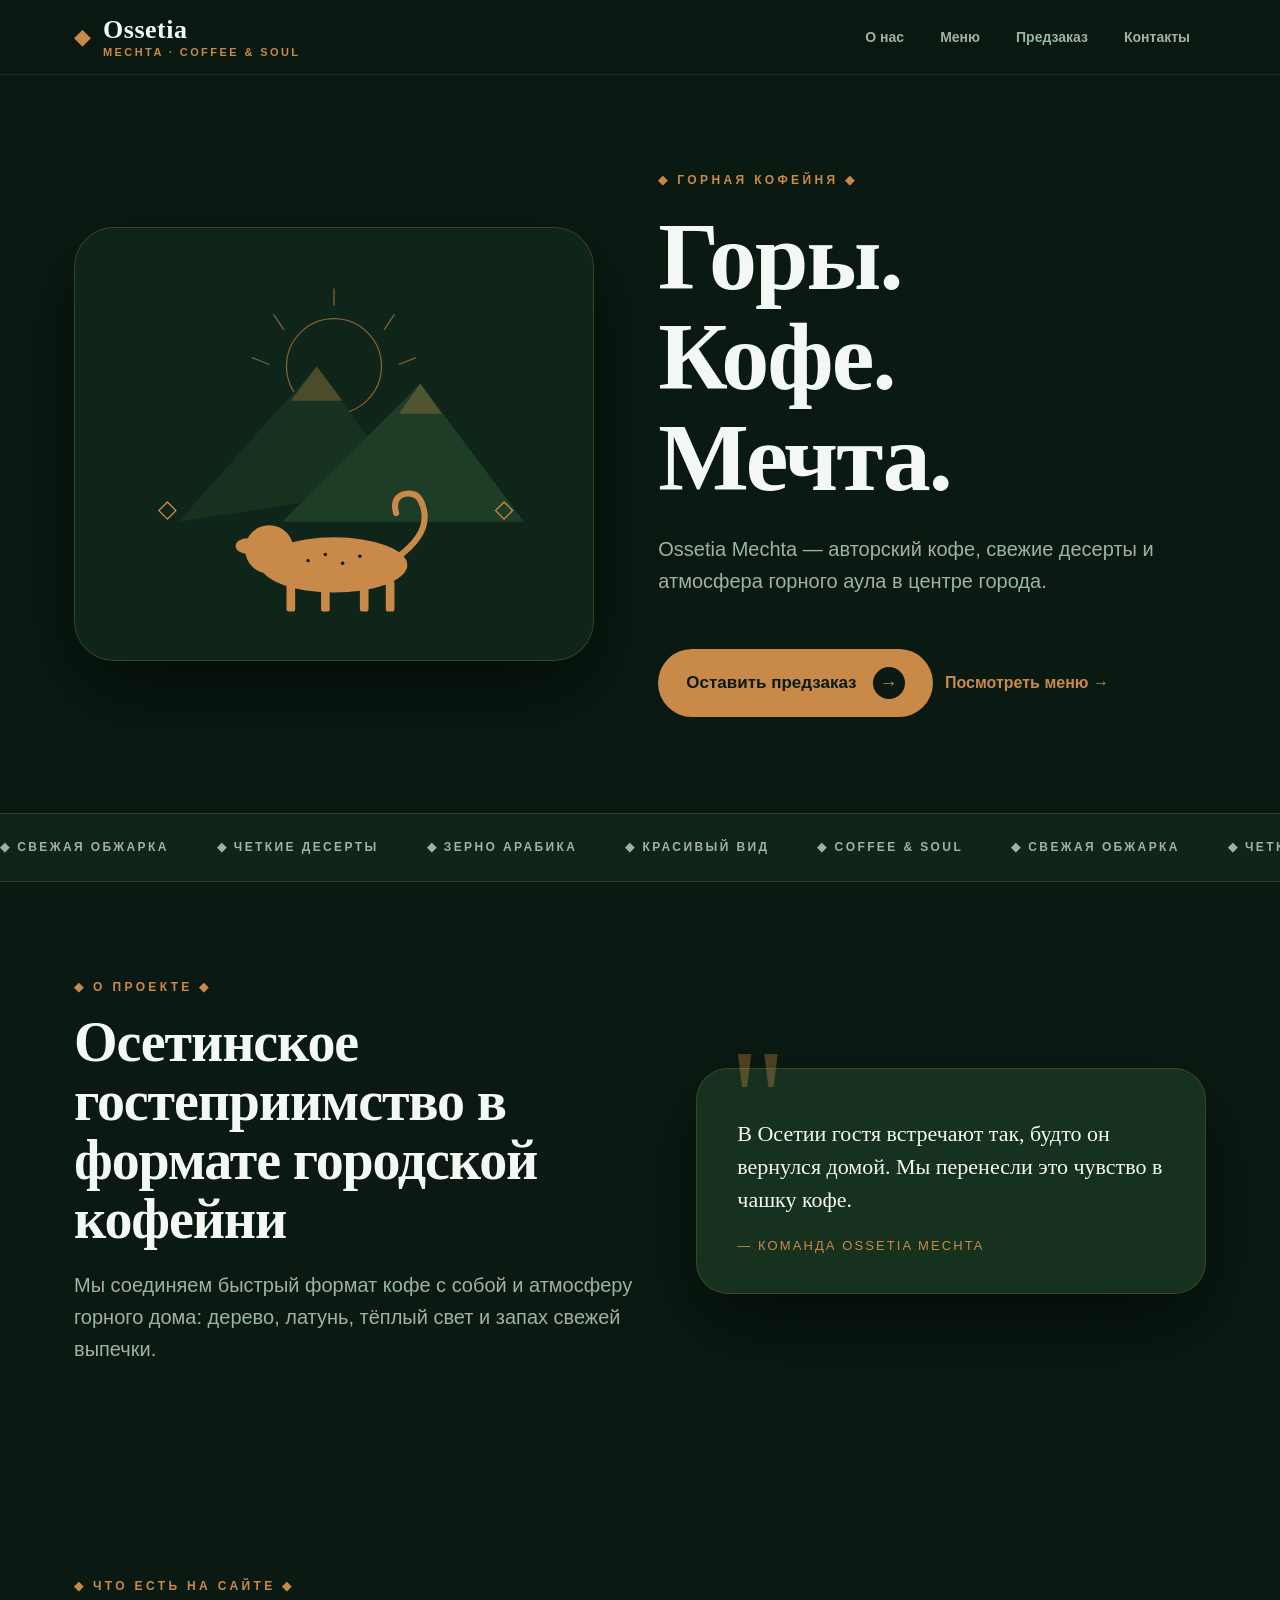
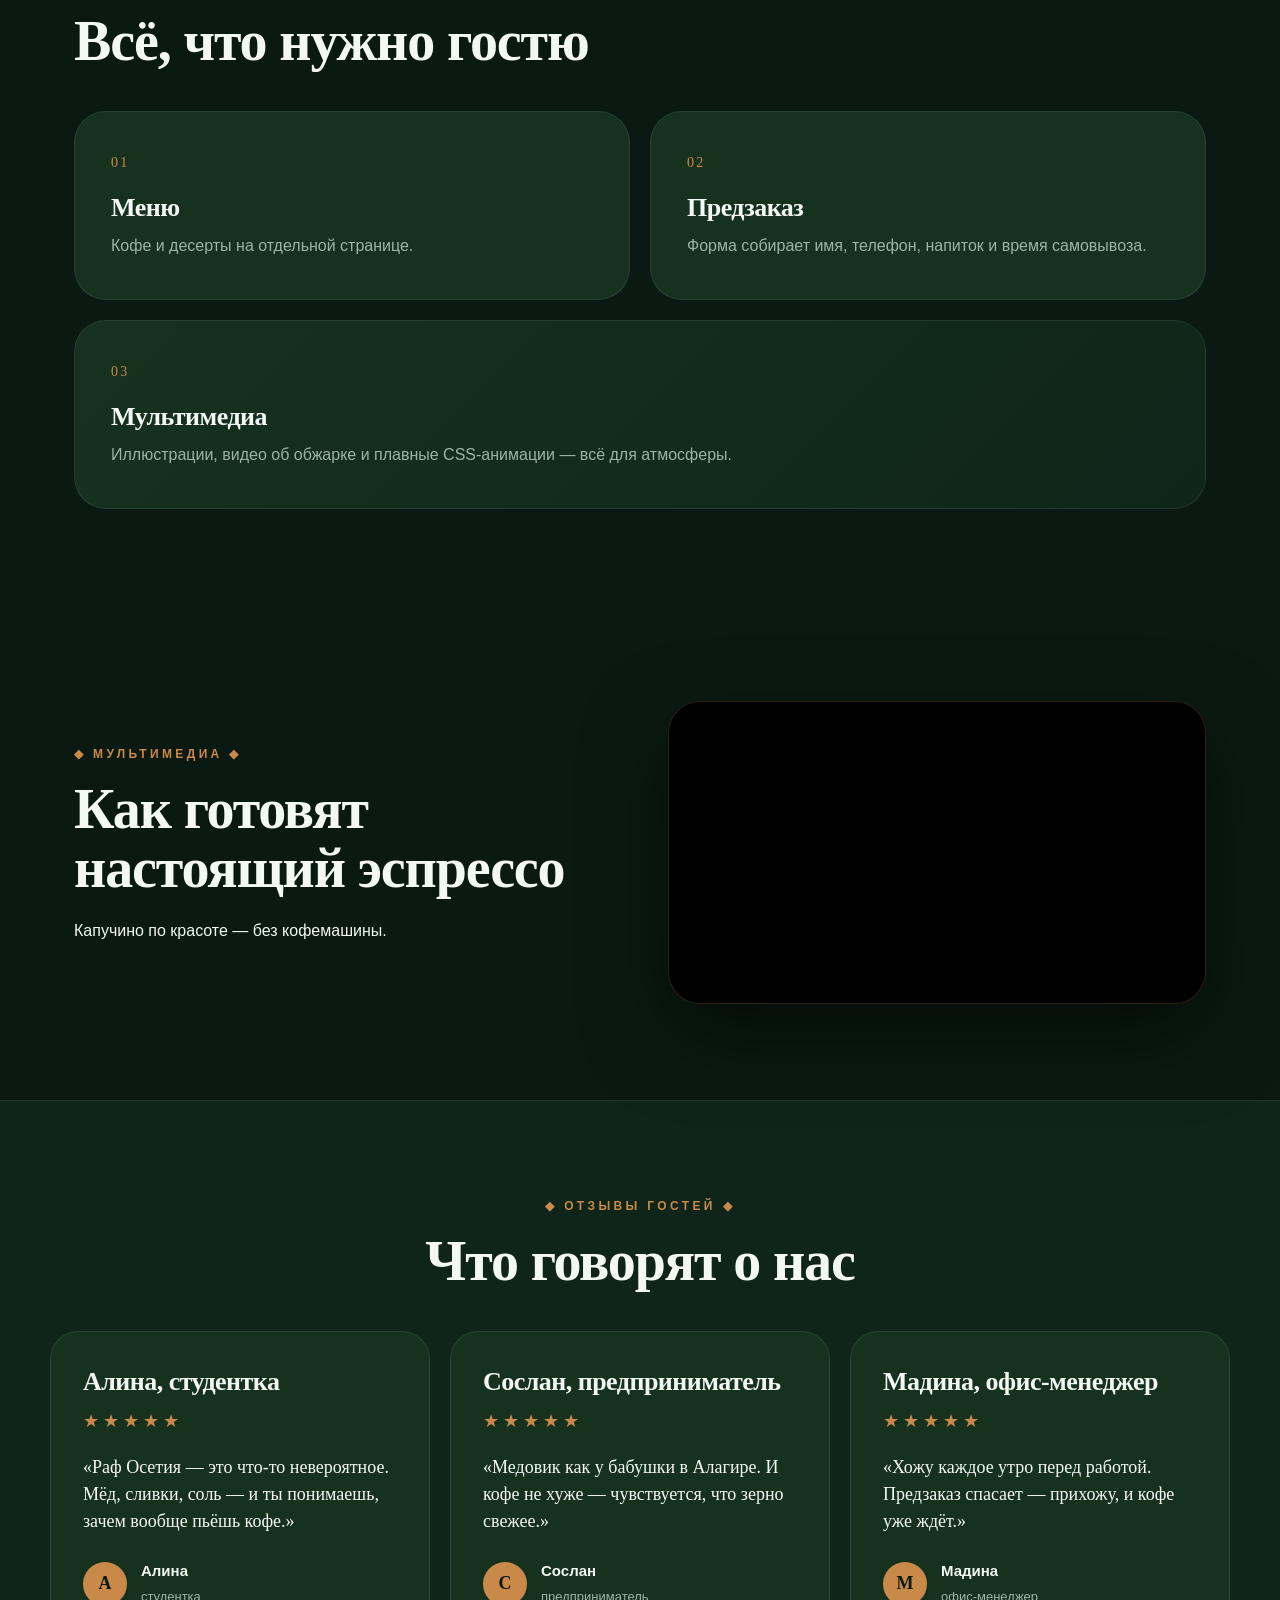
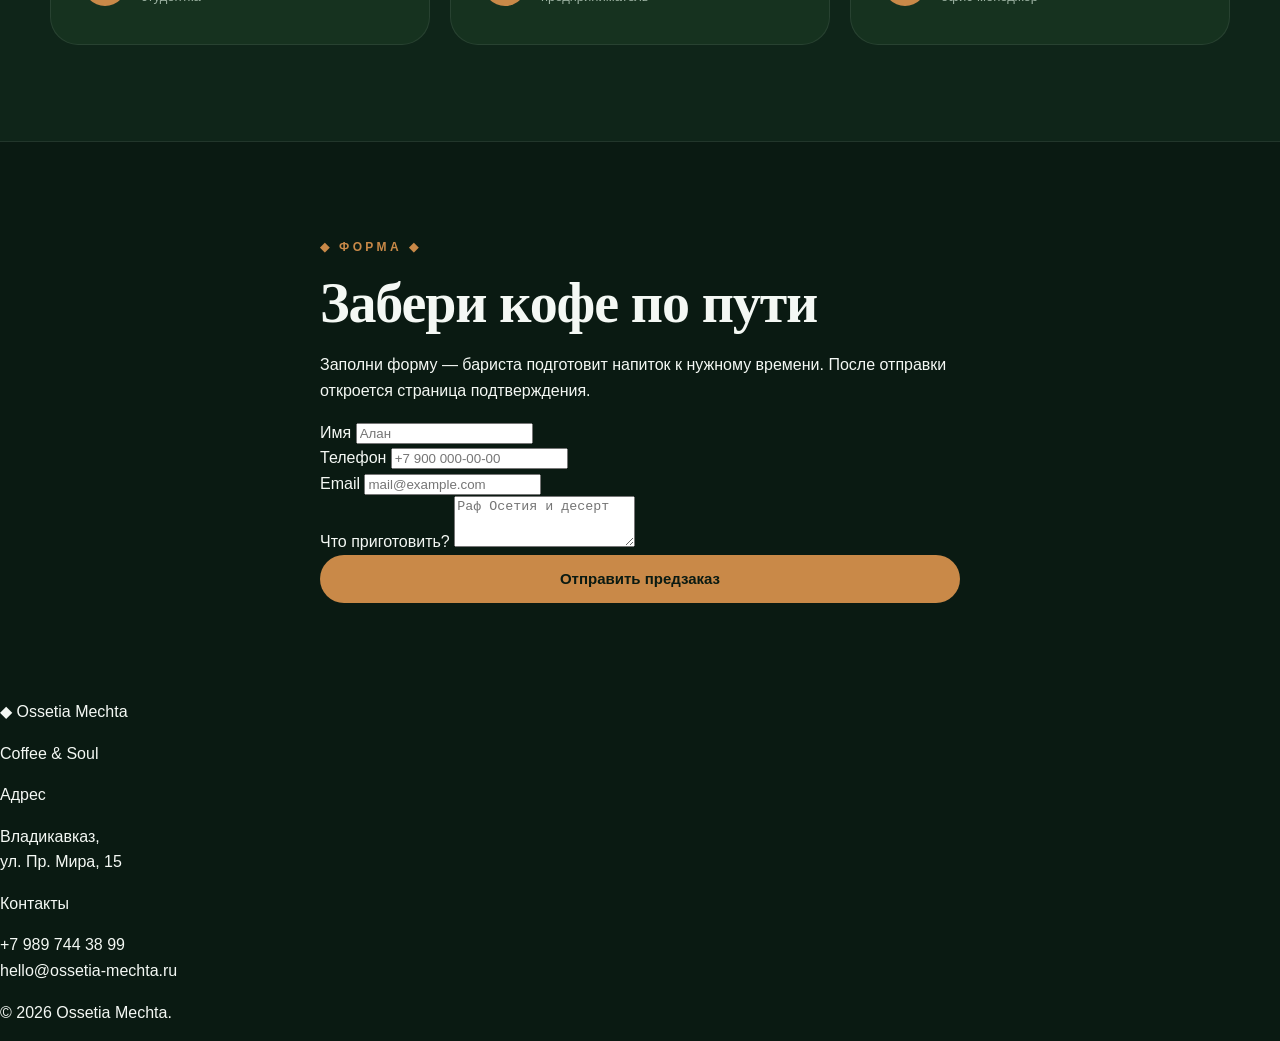
<file: index.html>
<!DOCTYPE html>
<html lang="ru">
<head>
  <meta charset="UTF-8">
  <meta name="viewport" content="width=device-width, initial-scale=1.0">
  <meta name="description" content="Ossetia Mechta — премиальная кофейня с осетинским характером: авторский кофе, десерты и предзаказ напитков.">
  <title>Ossetia Mechta — кофейня с осетинским характером</title>
  <link rel="stylesheet" href="style.css">
</head>
<body>
  <a class="skip-link" href="#main">Перейти к основному содержанию</a>

  <header class="site-header">
    <nav class="nav" aria-label="Основная навигация">
      <a class="logo" href="index.html" aria-label="Ossetia Mechta, главная">
        <span class="logo-mark">◆</span>
        <span class="logo-text">
          <span class="logo-line1">Ossetia</span>
          <span class="logo-line2">Mechta · coffee &amp; soul</span>
        </span>
      </a>
      <ul class="nav-list">
        <li><a href="#about">О нас</a></li>
        <li><a href="menu.html">Меню</a></li>
        <li><a href="#order">Предзаказ</a></li>
        <li><a href="#contacts">Контакты</a></li>
      </ul>
    </nav>
  </header>

  <main id="main">
    <!-- HERO -->
    <section class="hero section">
      <img class="hero-image" src="assets/hero-coffee.svg" alt="Иллюстрация кофейни Ossetia Mechta: барс на фоне гор">
      <div class="hero-content">
        <p class="eyebrow">◆ горная кофейня ◆</p>
        <h1>Горы.<br>Кофе.<br>Мечта.</h1>
        <p class="lead">Ossetia Mechta — авторский кофе, свежие десерты и атмосфера горного аула в центре города.</p>
        <a class="hero-cta" href="#order">
          <span>Оставить предзаказ</span>
          <span class="hero-cta-arrow" aria-hidden="true">→</span>
        </a>
        <a class="hero-link" href="menu.html">Посмотреть меню →</a>
      </div>
    </section>

    <!-- TICKER -->
    <section class="ticker" aria-label="Преимущества кофейни">
      <div class="ticker-track">
        <span>◆ Свежая обжарка</span><span>◆ Четкие десерты</span><span>◆ Зерно арабика</span><span>◆ Красивый вид</span><span>◆ Coffee &amp; Soul</span>
        <span>◆ Свежая обжарка</span><span>◆ Четкие десерты</span><span>◆ Зерно арабика</span><span>◆ Красивый вид</span><span>◆ Coffee &amp; Soul</span>
      </div>
    </section>

    <!-- ABOUT -->
    <section id="about" class="section two-column">
      <div>
        <p class="eyebrow">◆ о проекте ◆</p>
        <h2>Осетинское гостеприимство в формате городской кофейни</h2>
        <p class="lead">Мы соединяем быстрый формат кофе с собой и атмосферу горного дома: дерево, латунь, тёплый свет и запах свежей выпечки.</p>
      </div>
      <blockquote class="quote-card">
        <span class="quote-mark" aria-hidden="true">"</span>
        <p>В Осетии гостя встречают так, будто он вернулся домой. Мы перенесли это чувство в чашку кофе.</p>
        <footer>— команда Ossetia Mechta</footer>
      </blockquote>
    </section>

    <!-- CARDS -->
    <section class="section cards-section" aria-labelledby="services-title">
      <div class="section-heading">
        <p class="eyebrow">◆ что есть на сайте ◆</p>
        <h2 id="services-title">Всё, что нужно гостю</h2>
      </div>
      <div class="cards-grid">
        <article class="card card--big">
          <span class="card-num">01</span>
          <h3>Меню</h3>
          <p>Кофе и десерты на отдельной странице.</p>
        </article>
        <article class="card card--big">
          <span class="card-num">02</span>
          <h3>Предзаказ</h3>
          <p>Форма собирает имя, телефон, напиток и время самовывоза.</p>
        </article>
        <article class="card card--wide">
          <span class="card-num">03</span>
          <h3>Мультимедиа</h3>
          <p>Иллюстрации, видео об обжарке и плавные CSS-анимации — всё для атмосферы.</p>
        </article>
      </div>
    </section>

    <!-- VIDEO -->
    <section class="section media-section" aria-labelledby="video-title">
      <div>
        <p class="eyebrow">◆ мультимедиа ◆</p>
        <h2 id="video-title">Как готовят настоящий эспрессо</h2>
        <p>Капучино по красоте — без кофемашины.</p>
      </div>
      <div class="video-frame">
        <iframe
          src="https://rutube.ru/play/embed/960e0b35117f5c8cdb685f86616abcd5/"
          title="Видео о приготовлении кофе"
          allow="clipboard-write; autoplay; encrypted-media; fullscreen; picture-in-picture"
          allowfullscreen
          loading="lazy">
        </iframe>
      </div>
    </section>

    <!-- ОТЗЫВЫ -->
    <section class="section reviews-section" aria-labelledby="reviews-title">
      <div class="section-heading section-heading--center">
        <p class="eyebrow">◆ отзывы гостей ◆</p>
        <h2 id="reviews-title">Что говорят о нас</h2>
      </div>
      <div class="reviews-grid">
        <article class="review-card">
          <h3 class="review-author-name">Алина, студентка</h3>
          <p class="review-stars" role="img" aria-label="5 из 5 звёзд">★★★★★</p>
          <p class="review-text">«Раф Осетия — это что-то невероятное. Мёд, сливки, соль — и ты понимаешь, зачем вообще пьёшь кофе.»</p>
          <footer class="review-author">
            <span class="review-avatar" aria-hidden="true">А</span>
            <span>
              <strong>Алина</strong>
              <small>студентка</small>
            </span>
          </footer>
        </article>
        <article class="review-card">
          <h3 class="review-author-name">Сослан, предприниматель</h3>
          <p class="review-stars" role="img" aria-label="5 из 5 звёзд">★★★★★</p>
          <p class="review-text">«Медовик как у бабушки в Алагире. И кофе не хуже — чувствуется, что зерно свежее.»</p>
          <footer class="review-author">
            <span class="review-avatar" aria-hidden="true">С</span>
            <span>
              <strong>Сослан</strong>
              <small>предприниматель</small>
            </span>
          </footer>
        </article>
        <article class="review-card">
          <h3 class="review-author-name">Мадина, офис-менеджер</h3>
          <p class="review-stars" role="img" aria-label="5 из 5 звёзд">★★★★★</p>
          <p class="review-text">«Хожу каждое утро перед работой. Предзаказ спасает — прихожу, и кофе уже ждёт.»</p>
          <footer class="review-author">
            <span class="review-avatar" aria-hidden="true">М</span>
            <span>
              <strong>Мадина</strong>
              <small>офис-менеджер</small>
            </span>
          </footer>
        </article>
      </div>
    </section>

    <!-- FORM ПО ЦЕНТРУ -->
    <section id="order" class="section order-section" aria-labelledby="order-title">
      <div class="order-wrap">
        <div class="order-header">
          <p class="eyebrow">◆ форма ◆</p>
          <h2 id="order-title">Забери кофе по пути</h2>
          <p>Заполни форму — бариста подготовит напиток к нужному времени. После отправки откроется страница подтверждения.</p>
        </div>
        <form class="order-form" action="success.html" method="get">
          <div class="form-row">
            <div class="form-field">
              <label for="name">Имя</label>
              <input id="name" name="name" type="text" required placeholder="Алан">
            </div>
            <div class="form-field">
              <label for="phone">Телефон</label>
              <input id="phone" name="phone" type="tel" required placeholder="+7 900 000-00-00">
            </div>
          </div>
          <div class="form-field">
            <label for="email">Email</label>
            <input id="email" name="email" type="email" required placeholder="mail@example.com">
          </div>
          <div class="form-field">
            <label for="drink">Что приготовить?</label>
            <textarea id="drink" name="drink" rows="3" placeholder="Раф Осетия и десерт"></textarea>
          </div>
          <button class="button button--wide" type="submit">Отправить предзаказ</button>
        </form>
      </div>
    </section>
  </main>

  <footer id="contacts" class="site-footer">
    <div class="footer-inner">
      <div class="footer-col">
        <p class="footer-logo">◆ Ossetia Mechta</p>
        <p class="footer-tag">Coffee &amp; Soul</p>
      </div>
      <div class="footer-col">
        <p class="footer-title">Адрес</p>
        <p>Владикавказ,<br>ул. Пр. Мира, 15</p>
      </div>
      <div class="footer-col">
        <p class="footer-title">Контакты</p>
        <p>+7 989 744 38 99<br>hello@ossetia-mechta.ru</p>
      </div>
    </div>
    <p class="footer-copy">© 2026 Ossetia Mechta.</p>
  </footer>
</body>
</html>
</file>
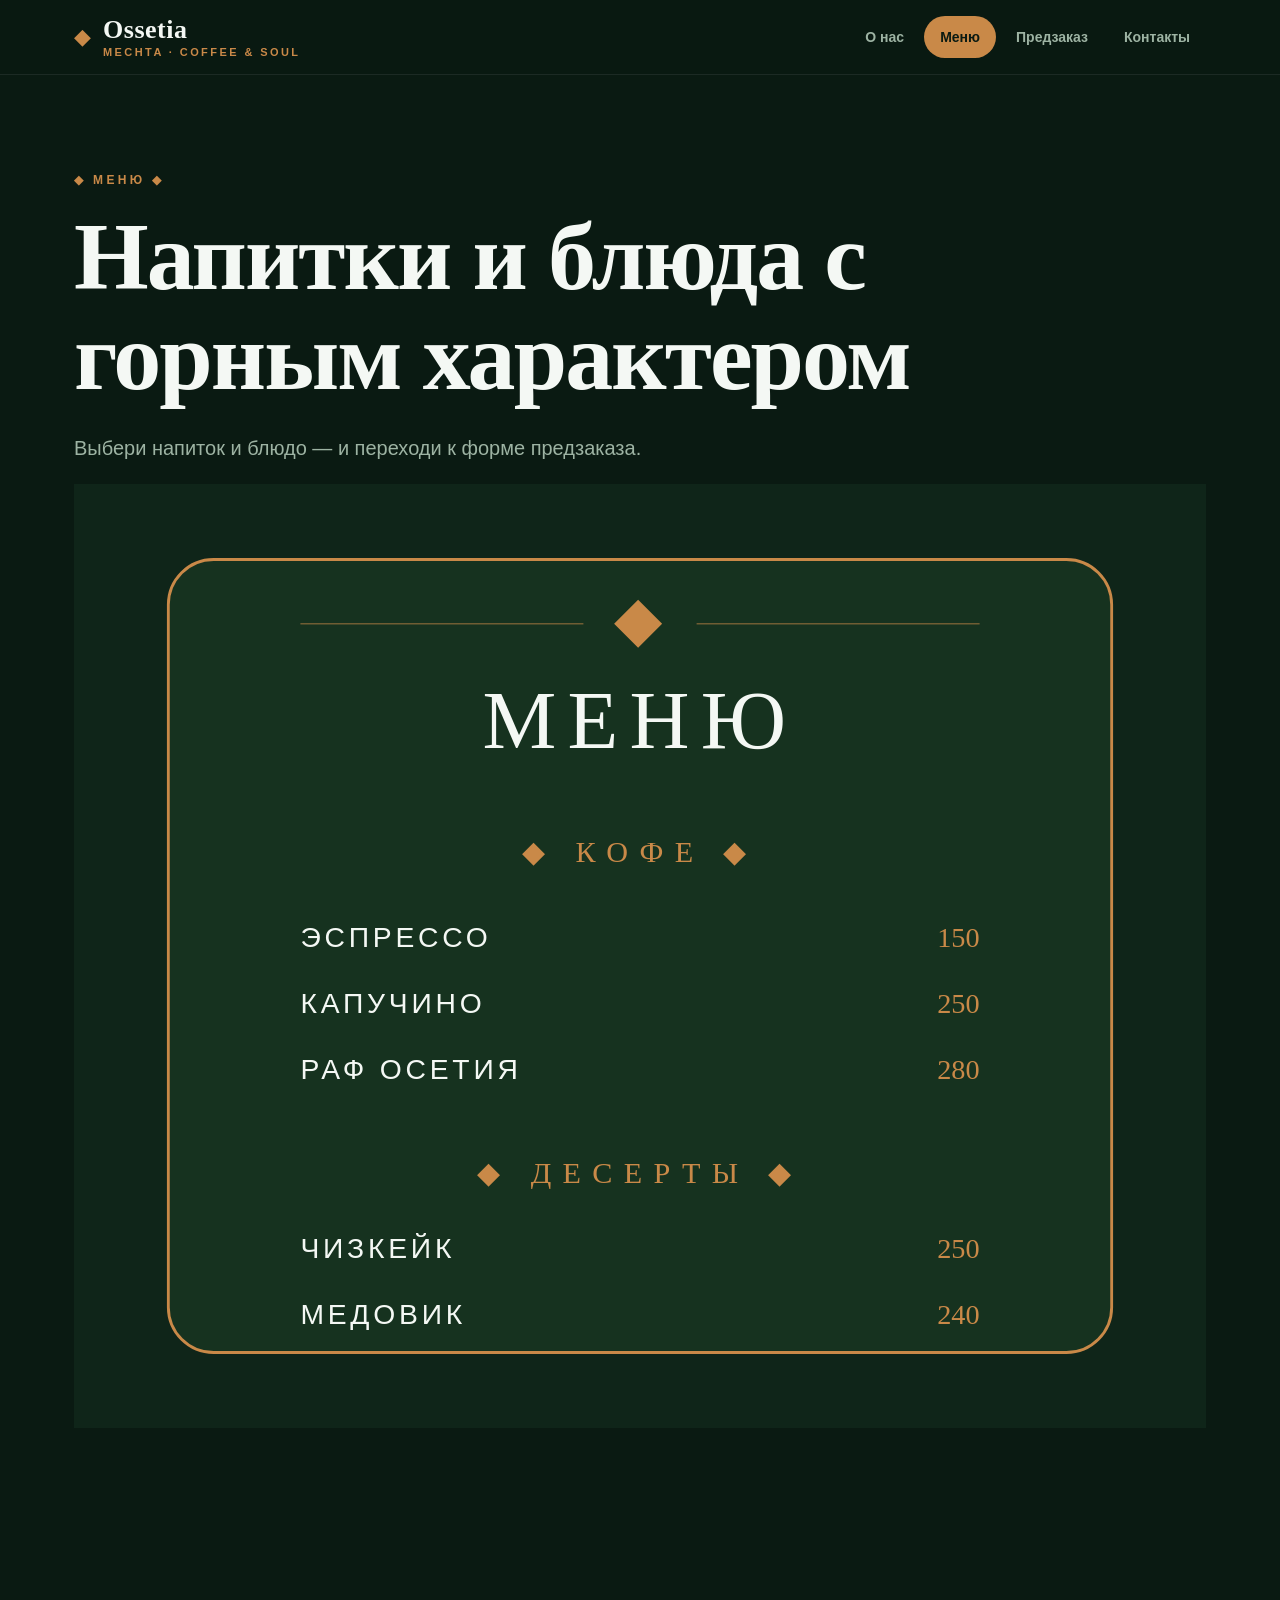
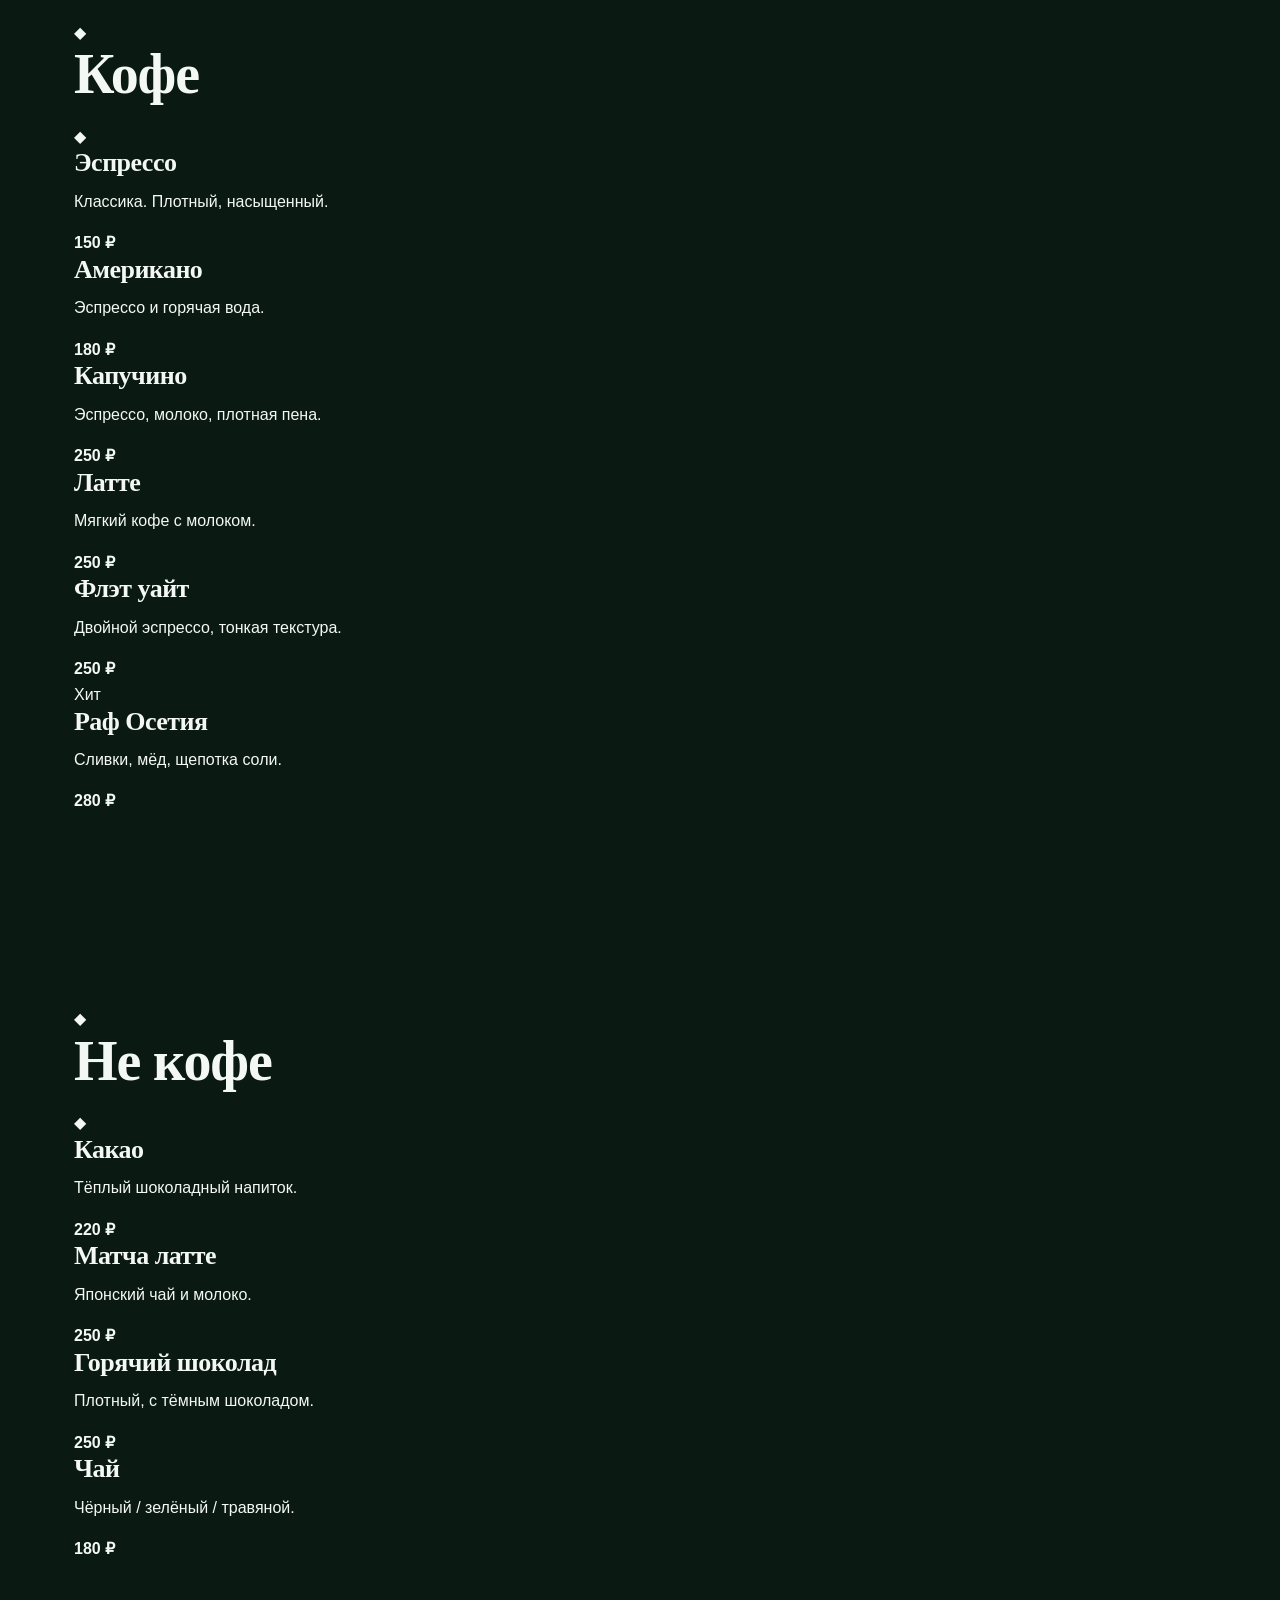
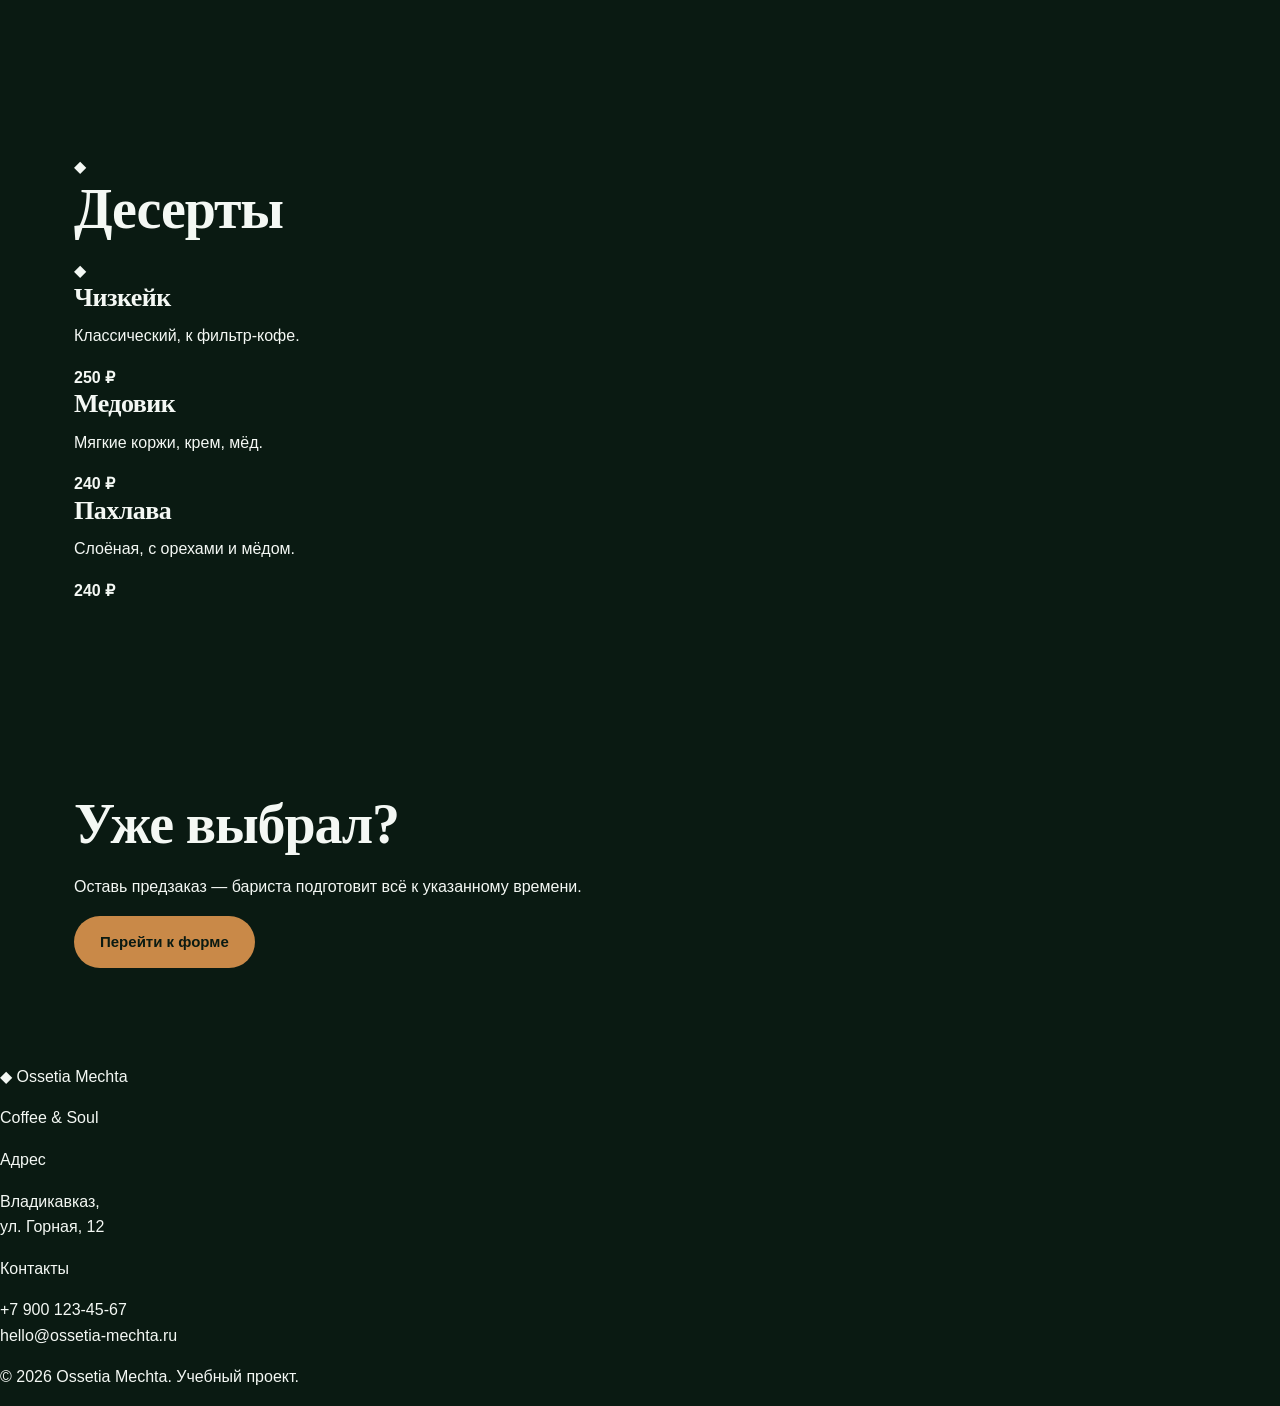
<file: menu.html>
<!DOCTYPE html>
<html lang="ru">
<head>
  <meta charset="UTF-8">
  <meta name="viewport" content="width=device-width, initial-scale=1.0">
  <meta name="description" content="Меню Ossetia Mechta: кофе, десерты и осетинские пироги.">
  <title>Меню — Ossetia Mechta</title>
  <link rel="stylesheet" href="style.css">
</head>
<body>
  <a class="skip-link" href="#main">Перейти к основному содержанию</a>

  <header class="site-header">
    <nav class="nav" aria-label="Основная навигация">
      <a class="logo" href="index.html">
        <span class="logo-mark">◆</span>
        <span class="logo-text">
          <span class="logo-line1">Ossetia</span>
          <span class="logo-line2">Mechta · coffee &amp; soul</span>
        </span>
      </a>
      <ul class="nav-list">
        <li><a href="index.html#about">О нас</a></li>
        <li><a href="menu.html" aria-current="page">Меню</a></li>
        <li><a href="index.html#order">Предзаказ</a></li>
        <li><a href="#contacts">Контакты</a></li>
      </ul>
    </nav>
  </header>

  <main id="main">
    <section class="section page-hero">
      <div>
        <p class="eyebrow">◆ меню ◆</p>
        <h1>Напитки и блюда с горным характером</h1>
        <p class="lead">Выбери напиток и блюдо — и переходи к форме предзаказа.</p>
      </div>
      <img class="menu-image" src="assets/menu-board.svg" alt="Иллюстрация меню Ossetia Mechta">
    </section>

    <!-- КОФЕ -->
    <section class="section menu-section" aria-labelledby="coffee-title">
      <div class="menu-heading">
        <span class="menu-ornament">◆</span>
        <h2 id="coffee-title">Кофе</h2>
        <span class="menu-ornament">◆</span>
      </div>
      <div class="menu-cards">
        <article class="menu-card">
          <h3>Эспрессо</h3>
          <p>Классика. Плотный, насыщенный.</p>
          <strong>150 ₽</strong>
        </article>
        <article class="menu-card">
          <h3>Американо</h3>
          <p>Эспрессо и горячая вода.</p>
          <strong>180 ₽</strong>
        </article>
        <article class="menu-card">
          <h3>Капучино</h3>
          <p>Эспрессо, молоко, плотная пена.</p>
          <strong>250 ₽</strong>
        </article>
        <article class="menu-card">
          <h3>Латте</h3>
          <p>Мягкий кофе с молоком.</p>
          <strong>250 ₽</strong>
        </article>
        <article class="menu-card">
          <h3>Флэт уайт</h3>
          <p>Двойной эспрессо, тонкая текстура.</p>
          <strong>250 ₽</strong>
        </article>
        <article class="menu-card menu-card--featured">
          <span class="menu-badge">Хит</span>
          <h3>Раф Осетия</h3>
          <p>Сливки, мёд, щепотка соли.</p>
          <strong>280 ₽</strong>
        </article>
      </div>
    </section>

    <!-- НЕ КОФЕ -->
    <section class="section menu-section" aria-labelledby="not-coffee-title">
      <div class="menu-heading">
        <span class="menu-ornament">◆</span>
        <h2 id="not-coffee-title">Не кофе</h2>
        <span class="menu-ornament">◆</span>
      </div>
      <div class="menu-cards">
        <article class="menu-card">
          <h3>Какао</h3>
          <p>Тёплый шоколадный напиток.</p>
          <strong>220 ₽</strong>
        </article>
        <article class="menu-card">
          <h3>Матча латте</h3>
          <p>Японский чай и молоко.</p>
          <strong>250 ₽</strong>
        </article>
        <article class="menu-card">
          <h3>Горячий шоколад</h3>
          <p>Плотный, с тёмным шоколадом.</p>
          <strong>250 ₽</strong>
        </article>
        <article class="menu-card">
          <h3>Чай</h3>
          <p>Чёрный / зелёный / травяной.</p>
          <strong>180 ₽</strong>
        </article>
      </div>
    </section>

    <!-- ДЕСЕРТЫ -->
    <section class="section menu-section" aria-labelledby="desserts-title">
      <div class="menu-heading">
        <span class="menu-ornament">◆</span>
        <h2 id="desserts-title">Десерты</h2>
        <span class="menu-ornament">◆</span>
      </div>
      <div class="menu-cards">
        <article class="menu-card">
          <h3>Чизкейк</h3>
          <p>Классический, к фильтр-кофе.</p>
          <strong>250 ₽</strong>
        </article>
        <article class="menu-card">
          <h3>Медовик</h3>
          <p>Мягкие коржи, крем, мёд.</p>
          <strong>240 ₽</strong>
        </article>
        <article class="menu-card">
          <h3>Пахлава</h3>
          <p>Слоёная, с орехами и мёдом.</p>
          <strong>240 ₽</strong>
        </article>
      </div>
    </section>

    <section class="section cta-block">
      <h2>Уже выбрал?</h2>
      <p>Оставь предзаказ — бариста подготовит всё к указанному времени.</p>
      <a class="button" href="index.html#order">Перейти к форме</a>
    </section>
  </main>

  <footer id="contacts" class="site-footer">
    <div class="footer-inner">
      <div class="footer-col">
        <p class="footer-logo">◆ Ossetia Mechta</p>
        <p class="footer-tag">Coffee &amp; Soul</p>
      </div>
      <div class="footer-col">
        <p class="footer-title">Адрес</p>
        <p>Владикавказ,<br>ул. Горная, 12</p>
      </div>
      <div class="footer-col">
        <p class="footer-title">Контакты</p>
        <p>+7 900 123-45-67<br>hello@ossetia-mechta.ru</p>
      </div>
    </div>
    <p class="footer-copy">© 2026 Ossetia Mechta. Учебный проект.</p>
  </footer>
</body>
</html>
</file>
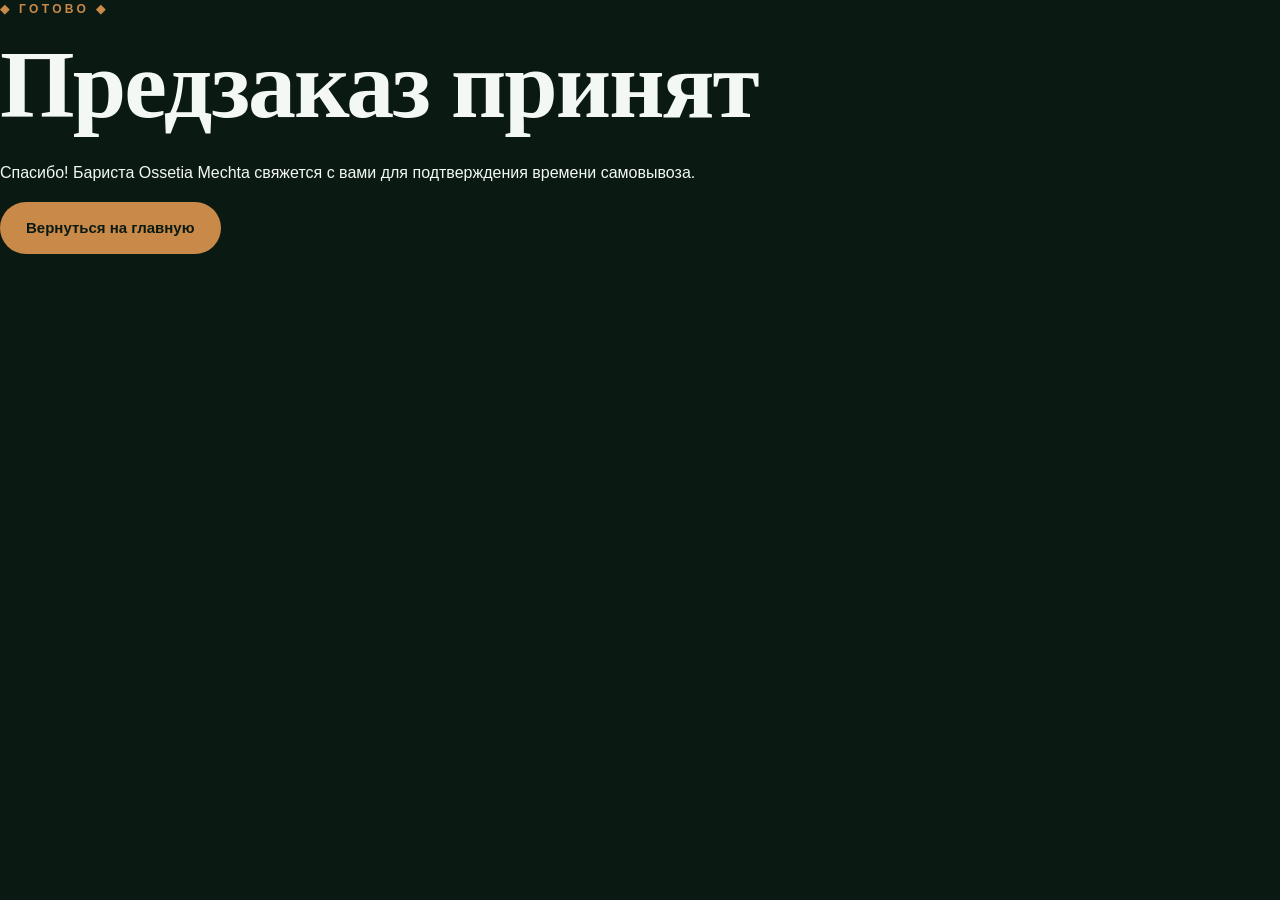
<file: success.html>
<!DOCTYPE html>
<html lang="ru">
<head>
  <meta charset="UTF-8">
  <meta name="viewport" content="width=device-width, initial-scale=1.0">
  <meta name="description" content="Подтверждение отправки предзаказа Ossetia Mechta.">
  <title>Заявка принята — Ossetia Mechta</title>
  <link rel="stylesheet" href="style.css">
</head>
<body class="success-page">
  <main class="success-card" aria-labelledby="success-title">
    <p class="eyebrow">◆ готово ◆</p>
    <h1 id="success-title">Предзаказ принят</h1>
    <p>Спасибо! Бариста Ossetia Mechta свяжется с вами для подтверждения времени самовывоза.</p>
    <a class="button" href="index.html">Вернуться на главную</a>
  </main>
</body>
</html>
</file>
<file: style.css>
:root {
  --bg: #0a1a12;
  --bg-elev: #0f2519;
  --surface: #16321f;
  --surface-2: #1d3d26;
  --text: #f4f8f4;
  --muted: #9db3a3;
  --accent: #c98948;
  --accent-soft: #b5713d;
  --accent-glow: #e0a05e;
  --emerald: #6b8f6f;
  --border: rgba(201, 137, 72, 0.22);
  --border-soft: rgba(244, 248, 244, 0.08);
  --shadow: 0 30px 80px rgba(0, 0, 0, 0.5);
}

* { box-sizing: border-box; }

html { scroll-behavior: smooth; }

body {
  margin: 0;
  font-family: Arial, Helvetica, sans-serif;
  color: var(--text);
  background: var(--bg);
  line-height: 1.6;
  -webkit-font-smoothing: antialiased;
}

img, iframe { max-width: 100%; display: block; }

a { color: inherit; }

/* SKIP LINK */
.skip-link {
  position: absolute;
  left: 16px;
  top: -80px;
  z-index: 20;
  padding: 12px 16px;
  background: var(--accent);
  color: var(--bg);
  border-radius: 999px;
  text-decoration: none;
  font-weight: 800;
  transition: top .25s ease;
}
.skip-link:focus { top: 16px; }

/* HEADER */
.site-header {
  position: sticky;
  top: 0;
  z-index: 10;
  background: rgba(10, 26, 18, 0.92);
  border-bottom: 1px solid var(--border-soft);
  backdrop-filter: blur(20px);
}

.nav {
  max-width: 1180px;
  margin: 0 auto;
  padding: 16px 24px;
  display: flex;
  align-items: center;
  justify-content: space-between;
  gap: 24px;
}

.logo {
  display: inline-flex;
  align-items: center;
  gap: 12px;
  text-decoration: none;
  line-height: 1;
}

.logo-mark {
  color: var(--accent);
  font-size: 22px;
}

.logo-text { display: inline-flex; flex-direction: column; }

.logo-line1 {
  font-family: Georgia, 'Times New Roman', serif;
  font-size: 26px;
  font-weight: 800;
  letter-spacing: 0.02em;
  color: var(--text);
}

.logo-line2 {
  font-size: 11px;
  font-weight: 600;
  letter-spacing: 0.22em;
  text-transform: uppercase;
  color: var(--accent);
  margin-top: 4px;
}

.nav-list {
  display: flex;
  gap: 4px;
  padding: 0;
  margin: 0;
  list-style: none;
  flex-wrap: wrap;
  justify-content: flex-end;
}

.nav-list a {
  display: inline-flex;
  padding: 10px 16px;
  border-radius: 999px;
  text-decoration: none;
  color: var(--muted);
  font-weight: 600;
  font-size: 14px;
  transition: background-color .25s ease, color .25s ease;
}

.nav-list a:hover,
.nav-list a:focus-visible,
.nav-list a[aria-current="page"] {
  background: var(--accent);
  color: var(--bg);
}

/* SECTIONS */
.section {
  max-width: 1180px;
  margin: 0 auto;
  padding: 96px 24px;
}

/* HERO */
.hero {
  display: grid;
  grid-template-columns: minmax(320px, .95fr) minmax(0, 1fr);
  gap: 64px;
  align-items: center;
}

.hero-image {
  width: 100%;
  border: 1px solid var(--border);
  border-radius: 40px;
  box-shadow: var(--shadow);
  background: var(--surface);
  animation: rise .8s ease both;
}

.hero-content { animation: rise .8s .15s ease both; }

.eyebrow {
  margin: 0 0 16px;
  color: var(--accent);
  font-size: 12px;
  font-weight: 800;
  letter-spacing: .28em;
  text-transform: uppercase;
}

h1, h2, h3, p { margin-top: 0; }

h1, h2, h3 {
  font-family: Georgia, 'Times New Roman', serif;
  line-height: 1.05;
  letter-spacing: -0.02em;
  color: var(--text);
}

h1 { font-size: clamp(48px, 8vw, 96px); margin-bottom: 24px; }
h2 { font-size: clamp(34px, 5vw, 56px); margin-bottom: 20px; }
h3 { font-size: 26px; margin-bottom: 12px; }

.lead { font-size: 20px; color: var(--muted); max-width: 620px; }

/* HERO CTA */
.hero-cta {
  display: inline-flex;
  align-items: center;
  gap: 16px;
  margin-top: 32px;
  padding: 18px 28px;
  background: var(--accent);
  color: var(--bg);
  border-radius: 999px;
  text-decoration: none;
  font-weight: 800;
  font-size: 17px;
  transition: transform .25s ease, box-shadow .25s ease, background-color .25s ease;
}

.hero-cta:hover,
.hero-cta:focus-visible {
  transform: translateY(-3px);
  box-shadow: 0 18px 40px rgba(201, 137, 72, .35);
  background: var(--accent-glow);
}

.hero-cta-arrow {
  display: inline-flex;
  align-items: center;
  justify-content: center;
  width: 32px;
  height: 32px;
  background: var(--bg);
  color: var(--accent);
  border-radius: 50%;
  font-size: 18px;
  transition: transform .25s ease;
}

.hero-cta:hover .hero-cta-arrow { transform: translateX(4px); }

.hero-link {
  display: inline-block;
  margin-top: 20px;
  margin-left: 8px;
  color: var(--accent);
  text-decoration: none;
  font-weight: 700;
  border-bottom: 2px solid transparent;
  transition: border-color .25s ease;
}

.hero-link:hover,
.hero-link:focus-visible { border-color: var(--accent); }

/* BUTTONS */
.button {
  display: inline-flex;
  align-items: center;
  justify-content: center;
  min-height: 48px;
  padding: 14px 26px;
  border: 0;
  border-radius: 999px;
  background: var(--accent);
  color: var(--bg);
  font-weight: 800;
  text-decoration: none;
  cursor: pointer;
  font-family: inherit;
  font-size: 15px;
  transition: transform .25s ease, box-shadow .25s ease, background-color .25s ease;
}

.button:hover,
.button:focus-visible {
  transform: translateY(-3px);
  box-shadow: 0 14px 32px rgba(201, 137, 72, .4);
  background: var(--accent-glow);
}

.button--wide { width: 100%; }

.button.secondary {
  background: transparent;
  color: var(--accent);
  border: 1px solid var(--border);
}

/* TICKER */
.ticker {
  overflow: hidden;
  padding: 24px 0;
  background: var(--bg-elev);
  color: var(--text);
  border-top: 1px solid var(--border);
  border-bottom: 1px solid var(--border);
}

.ticker-track {
  width: max-content;
  display: flex;
  gap: 48px;
  animation: ticker 28s linear infinite;
  font-weight: 800;
  text-transform: uppercase;
  letter-spacing: .2em;
  font-size: 12px;
}

.ticker span { white-space: nowrap; color: var(--muted); }

/* TWO COLUMN + QUOTE */
.two-column {
  display: grid;
  grid-template-columns: minmax(0, 1fr) minmax(320px, .9fr);
  gap: 56px;
  align-items: center;
}

.quote-card {
  position: relative;
  margin: 0;
  padding: 48px 40px 36px;
  background: var(--surface);
  color: var(--text);
  border-radius: 32px;
  border: 1px solid var(--border);
  box-shadow: var(--shadow);
}

.quote-mark {
  position: absolute;
  top: -40px;
  left: 32px;
  font-family: Georgia, serif;
  font-size: 140px;
  color: var(--accent);
  line-height: 1;
  opacity: 0.35;
}

.quote-card p {
  position: relative;
  font-family: Georgia, serif;
  font-size: 22px;
  line-height: 1.5;
  margin-bottom: 20px;
  color: var(--text);
}

.quote-card footer {
  font-size: 13px;
  letter-spacing: 0.16em;
  text-transform: uppercase;
  color: var(--accent);
}

/* CARDS */
.cards-grid {
  display: grid;
  grid-template-columns: repeat(2, 1fr);
  gap: 20px;
}

.card {
  position: relative;
  padding: 40px 36px;
  border: 1px solid var(--border-soft);
  border-radius: 32px;
  background: var(--surface);
  transition: transform .3s ease, background-color .3s ease, border-color .3s ease;
}

.card:hover {
  transform: translateY(-6px);
  background: var(--surface-2);
  border-color: var(--accent);
}

.card--wide {
  grid-column: 1 / -1;
  background: linear-gradient(135deg, var(--surface) 0%, var(--bg-elev) 100%);
}

.card-num {
  display: block;
  font-family: Georgia, serif;
  font-size: 14px;
  color: var(--accent);
  letter-spacing: 0.16em;
  margin-bottom: 20px;
}

.card h3 { color: var(--text); }
.card p { color: var(--muted); margin: 0; }

.section-heading { max-width: 720px; margin-bottom: 40px; }
.section-heading--center { text-align: center; margin-left: auto; margin-right: auto; }

/* VIDEO */
.media-section {
  display: grid;
  grid-template-columns: minmax(0, 1fr) minmax(320px, 1fr);
  gap: 56px;
  align-items: center;
}

.video-frame {
  overflow: hidden;
  background: #000;
  aspect-ratio: 16 / 9;
  border-radius: 32px;
  border: 1px solid var(--border);
  box-shadow: var(--shadow);
}

.video-frame iframe { width: 100%; height: 100%; border: 0; }

/* ============ ОТЗЫВЫ ============ */
.reviews-section {
  background: var(--bg-elev);
  max-width: none;
  border-top: 1px solid var(--border-soft);
  border-bottom: 1px solid var(--border-soft);
}

.reviews-grid {
  max-width: 1180px;
  margin: 0 auto;
  display: grid;
  grid-template-columns: repeat(3, 1fr);
  gap: 20px;
}

.review-card {
  padding: 36px 32px;
  background: var(--surface);
  border: 1px solid var(--border-soft);
  border-radius: 28px;
  transition: transform .3s ease, border-color .3s ease;
}

.review-card:hover {
  transform: translateY(-4px);
  border-color: var(--accent);
}

.review-stars {
  color: var(--accent);
  font-size: 18px;
  letter-spacing: 4px;
  margin-bottom: 18px;
}

.review-text {
  font-family: Georgia, serif;
  font-size: 18px;
  line-height: 1.5;
  color: var(--text);
  margin-bottom: 24px;
}

.review-author {
  display: flex;
  align-items: center;
  gap: 14px;
}

.review-avatar {
  display: inline-flex;
  align-items: center;
  justify-content: center;
  width: 44px;
  height: 44px;
  background: var(--accent);
  color: var(--bg);
  border-radius: 50%;
  font-family: Georgia, serif;
  font-weight: 800;
  font-size: 18px;
}

.review-author strong {
  display: block;
  color: var(--text);
  font-size: 15px;
}

.review-author small {
  color: var(--muted);
  font-size: 13px;
}

/* ============ ФОРМА ПО ЦЕНТРУ ============ */
.order-section {
  display: flex;
  justify-content: center;
}

.order-wrap {
  width: 100%;
  max-width: 640px;
}
</file>
